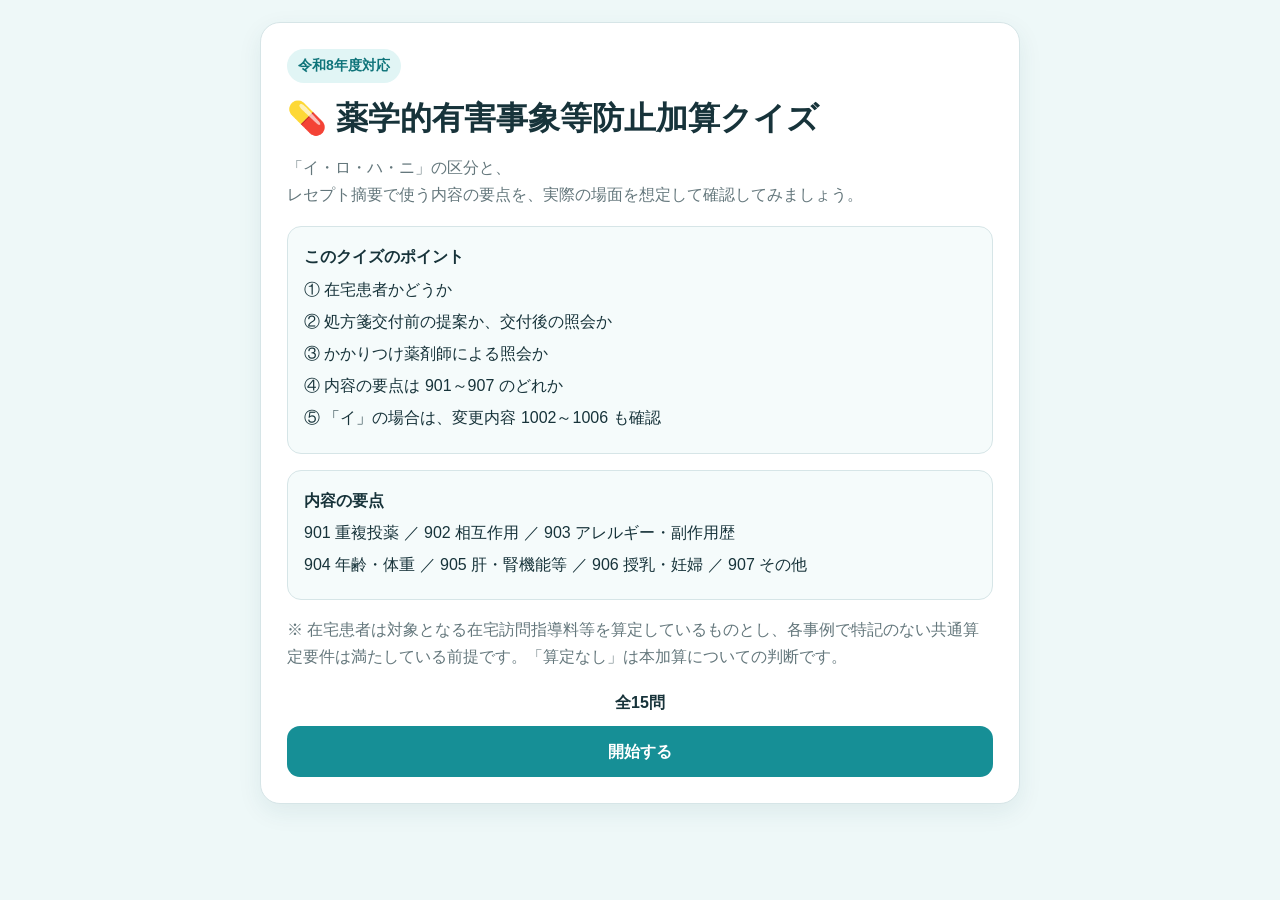
<file: index.html>
<!doctype html>
<html lang="ja">
<head>
  <meta charset="utf-8">
  <meta name="viewport" content="width=device-width, initial-scale=1">
  <title>薬学的有害事象等防止加算クイズ</title>
  <link rel="stylesheet" href="style.css">
</head>

<body>
  <aside class="desktop-code-guide" aria-label="区分・摘要コード早見表">
    <div class="guide-box">
      <h3>💡 早見表</h3>

      <div class="guide-section">
        <strong>薬学的有害事象等防止加算の区分</strong>
        <p><b>イ</b>　在宅患者・処方箋交付前の提案（50点）</p>
        <p><b>ロ</b>　在宅患者・処方箋交付後の照会（50点）</p>
        <p><b>ハ</b>　外来・かかりつけ薬剤師による照会（50点）</p>
        <p><b>ニ</b>　外来・上記以外の薬剤師による照会（30点）</p>
      </div>

      <div class="guide-section">
        <strong>レセコンのコードNo.〈内容の要点〉</strong>
        <p><b>901</b>　重複投薬</p>
        <p><b>902</b>　相互作用</p>
        <p><b>903</b>　アレルギー・副作用歴</p>
        <p><b>904</b>　年齢・体重</p>
        <p><b>905</b>　肝・腎機能等</p>
        <p><b>906</b>　授乳・妊婦</p>
        <p><b>907</b>　その他</p>
      </div>

      <div class="guide-section">
        <strong>レセコンのコードNo.〈イの場合の変更内容〉</strong>
        <p><b>1002</b>　同種同効薬への変更</p>
        <p><b>1003</b>　剤形変更</p>
        <p><b>1004</b>　用量変更</p>
        <p><b>1005</b>　用法変更</p>
        <p><b>1006</b>　その他</p>
      </div>
    </div>
  </aside>

  <main class="app-shell">

    <section id="startScreen" class="card screen active">
      <div class="badge">令和8年度対応</div>
      <h1>💊 薬学的有害事象等防止加算クイズ</h1>

      <p class="lead">
        「イ・ロ・ハ・ニ」の区分と、<br>
        レセプト摘要で使う内容の要点を、実際の場面を想定して確認してみましょう。
      </p>

      <div class="notice">
        <strong>このクイズのポイント</strong>
        <p>① 在宅患者かどうか</p>
        <p>② 処方箋交付前の提案か、交付後の照会か</p>
        <p>③ かかりつけ薬剤師による照会か</p>
        <p>④ 内容の要点は 901～907 のどれか</p>
        <p>⑤ 「イ」の場合は、変更内容 1002～1006 も確認</p>
      </div>

      <div class="code-guide">
        <strong>内容の要点</strong>
        <p>901 重複投薬 ／ 902 相互作用 ／ 903 アレルギー・副作用歴</p>
        <p>904 年齢・体重 ／ 905 肝・腎機能等 ／ 906 授乳・妊婦 ／ 907 その他</p>
      </div>

      <p class="lead">※ 在宅患者は対象となる在宅訪問指導料等を算定しているものとし、各事例で特記のない共通算定要件は満たしている前提です。「算定なし」は本加算についての判断です。</p>
      <p class="question-count">全15問</p>
      <button id="startButton" class="primary-button" type="button">開始する</button>
    </section>

    <section id="quizScreen" class="card screen">

      <details class="mobile-code-guide">
        <summary>💡 早見表を見る</summary>

          <h4>薬学的有害事象等防止加算の区分</h4>
          <p><strong>イ</strong>　在宅患者・処方箋交付前の提案（50点）</p>
          <p><strong>ロ</strong>　在宅患者・処方箋交付後の照会（50点）</p>
          <p><strong>ハ</strong>　外来・かかりつけ薬剤師による照会（50点）</p>
          <p><strong>ニ</strong>　外来・上記以外の薬剤師による照会（30点）</p>

          <hr>
          <h4>レセコンのコードNo.〈内容の要点〉</h4>
          <p><strong>901</strong> 重複投薬 ／ <strong>902</strong> 相互作用</p>
          <p><strong>903</strong> アレルギー・副作用歴 ／ <strong>904</strong> 年齢・体重</p>
          <p><strong>905</strong> 肝・腎機能等 ／ <strong>906</strong> 授乳・妊婦</p>
          <p><strong>907</strong> その他</p>

          <hr>
          <h4>レセコンのコードNo.〈イの場合の変更内容〉</h4>
          <p><strong>1002</strong> 同種同効薬への変更</p>
          <p><strong>1003</strong> 剤形変更 ／ <strong>1004</strong> 用量変更</p>
          <p><strong>1005</strong> 用法変更 ／ <strong>1006</strong> その他</p>
      </details>

      <div class="progress-row">
        <span id="progressText">問題1 / 15</span>
        <span id="scoreText">正解 0</span>
      </div>

      <div class="progress-track">
        <div id="progressBar" class="progress-bar"></div>
      </div>

      <div id="questionText" class="question"></div>

      <div id="answerButtons" class="answer-buttons"></div>
      <button id="submitAnswerButton" class="primary-button hidden" type="button" disabled>回答する</button>

      <div id="feedback" class="feedback hidden" aria-live="polite"></div>
      <button id="nextButton" class="primary-button hidden" type="button">次の問題へ</button>
    </section>

    <section id="resultScreen" class="card screen">
      <div class="badge">クイズ終了！</div>
      <h2>お疲れさまでした😊</h2>
      <p id="resultScore" class="result-score"></p>
      <p id="wrongAnswerText" class="wrong-answer-text"></p>

      <form id="resultForm" novalidate>
        <label>
          店舗名
          <input id="storeName" name="storeName" type="text" autocomplete="organization" required>
        </label>

        <label>
          名前
          <input id="userName" name="userName" type="text" autocomplete="name" required>
        </label>

        <fieldset>
          <legend>このクイズの難易度はどうでしたか？</legend>
          <label class="radio-label">
            <input type="radio" name="difficulty" value="簡単" required>
            簡単
          </label>
          <label class="radio-label">
            <input type="radio" name="difficulty" value="ちょうどいい">
            ちょうどいい
          </label>
          <label class="radio-label">
            <input type="radio" name="difficulty" value="難しい">
            難しい
          </label>
        </fieldset>

        <p id="formError" class="form-error hidden"></p>
        <button id="sendButton" class="primary-button" type="submit">結果を送信する</button>
      </form>

      <div id="sendStatus" class="send-status hidden" aria-live="polite"></div>
      <button id="retryButton" class="secondary-button" type="button" disabled>もう一度する</button>
    </section>

  </main>

  <script src="script.js"></script>
</body>
</html>
</file>
<file: style.css>
* {
  box-sizing: border-box;
}

:root {
  --bg: #eef8f8;
  --card: #ffffff;
  --text: #17333a;
  --muted: #64777c;
  --primary: #168f96;
  --primary-dark: #0f747a;
  --primary-soft: #e1f5f5;
  --border: #d6e5e7;
  --correct-bg: #eaf8ef;
  --correct-text: #166534;
  --wrong-bg: #fff0f0;
  --wrong-text: #a12626;
  --notice-bg: #f5fbfb;
}

html {
  -webkit-text-size-adjust: 100%;
}

body {
  margin: 0;
  background: var(--bg);
  color: var(--text);
  font-family:
    -apple-system,
    BlinkMacSystemFont,
    "Segoe UI",
    "Noto Sans JP",
    "Hiragino Kaku Gothic ProN",
    "Yu Gothic",
    sans-serif;
  line-height: 1.7;
}

button,
input {
  font: inherit;
}

button {
  -webkit-tap-highlight-color: transparent;
}

.app-shell {
  width: min(760px, calc(100% - 24px));
  margin: 0 auto;
  padding: 22px 0 48px;
}

.card {
  background: var(--card);
  border: 1px solid var(--border);
  border-radius: 20px;
  padding: 26px;
  box-shadow: 0 8px 24px rgba(24, 79, 85, 0.08);
}

.screen {
  display: none;
}

.screen.active {
  display: block;
}

.badge {
  display: inline-block;
  margin-bottom: 10px;
  padding: 5px 11px;
  border-radius: 999px;
  background: var(--primary-soft);
  color: var(--primary-dark);
  font-size: 0.88rem;
  font-weight: 800;
}

h1,
h2 {
  line-height: 1.35;
}

h1 {
  margin: 4px 0 14px;
  font-size: clamp(1.45rem, 5vw, 2rem);
}

h2 {
  margin: 6px 0 10px;
}

.lead {
  margin: 0 0 18px;
  color: var(--muted);
}

.notice,
.code-guide {
  margin: 16px 0;
  padding: 16px;
  border-radius: 14px;
  background: var(--notice-bg);
  border: 1px solid var(--border);
}

.notice p,
.code-guide p {
  margin: 5px 0;
}

.question-count {
  margin: 18px 0 10px;
  font-weight: 800;
  text-align: center;
}

.primary-button,
.secondary-button {
  width: 100%;
  min-height: 50px;
  border: 0;
  border-radius: 13px;
  padding: 12px 16px;
  font-weight: 800;
  cursor: pointer;
}

.primary-button {
  background: var(--primary);
  color: #fff;
}

.primary-button:hover {
  background: var(--primary-dark);
}

.secondary-button {
  margin-top: 12px;
  background: #e8eff0;
  color: var(--text);
}

.primary-button:disabled,
.secondary-button:disabled {
  cursor: not-allowed;
  opacity: 0.55;
}

.progress-row {
  display: flex;
  justify-content: space-between;
  gap: 12px;
  font-weight: 800;
}

.progress-track {
  height: 9px;
  margin: 10px 0 24px;
  overflow: hidden;
  border-radius: 999px;
  background: #e6eeee;
}

.progress-bar {
  width: 10%;
  height: 100%;
  border-radius: inherit;
  background: var(--primary);
  transition: width 0.25s ease;
}

.question {
  margin-bottom: 20px;
  font-size: 1.08rem;
}

.question strong {
  display: block;
  margin-bottom: 10px;
  font-size: 1.05rem;
}

.case-box {
  margin-top: 10px;
  padding: 15px;
  border-left: 4px solid var(--primary);
  border-radius: 10px;
  background: #f7fbfb;
}

.answer-buttons {
  display: grid;
  gap: 11px;
}

.answer-button {
  width: 100%;
  min-height: 52px;
  padding: 12px 14px;
  border: 1px solid var(--border);
  border-radius: 13px;
  background: #fff;
  color: var(--text);
  text-align: left;
  cursor: pointer;
}

.answer-button:hover {
  border-color: var(--primary);
  background: #f8fdfd;
}

.answer-button:disabled {
  cursor: default;
}

.answer-button.correct-choice {
  border-color: #70bd88;
  background: var(--correct-bg);
}

.answer-button.wrong-choice {
  border-color: #e29a9a;
  background: var(--wrong-bg);
}

.feedback {
  margin: 18px 0;
  padding: 15px 16px;
  border-radius: 13px;
  font-weight: 650;
}

.feedback.correct {
  background: var(--correct-bg);
  color: var(--correct-text);
}

.feedback.wrong {
  background: var(--wrong-bg);
  color: var(--wrong-text);
}

.explanation {
  display: block;
  margin-top: 8px;
  font-weight: 500;
}

.hidden {
  display: none !important;
}

.result-score {
  margin: 12px 0 4px;
  font-size: 1.3rem;
  font-weight: 900;
}

.wrong-answer-text {
  margin-bottom: 22px;
  color: var(--muted);
}

form label {
  display: block;
  margin: 15px 0;
  font-weight: 750;
}

input[type="text"] {
  width: 100%;
  min-height: 48px;
  margin-top: 6px;
  padding: 10px 12px;
  border: 1px solid #bdced1;
  border-radius: 11px;
  color: var(--text);
  background: #fff;
  font-size: 16px;
}

fieldset {
  margin: 20px 0;
  padding: 15px;
  border: 1px solid var(--border);
  border-radius: 13px;
}

legend {
  padding: 0 6px;
  font-weight: 800;
}

.radio-label {
  display: flex;
  align-items: center;
  gap: 8px;
  min-height: 42px;
  margin: 3px 0;
  font-weight: 600;
}

.radio-label input {
  width: 19px;
  height: 19px;
}

.form-error {
  color: #b42318;
  font-weight: 700;
}

.send-status {
  margin-top: 14px;
  padding: 12px 14px;
  border-radius: 11px;
  background: var(--primary-soft);
  color: var(--primary-dark);
  font-weight: 700;
}

@media (max-width: 560px) {
  .app-shell {
    width: min(100% - 16px, 760px);
    padding-top: 10px;
  }

  .card {
    padding: 18px 15px;
    border-radius: 16px;
  }

  .progress-row {
    font-size: 0.92rem;
  }
}


/* ===== 区分・コード早見表 ===== */
.desktop-code-guide {
  display: none;
  position: fixed;
  left: max(18px, calc(50vw - 750px));
  top: 90px;
  width: 350px;
  z-index: 5;
}

/* クイズ画面（2ページ目以降）のときだけ表示 */
body.quiz-mode .desktop-code-guide {
  display: block;
}

.guide-box {
  padding: 18px 20px;
  background: #ffffff;
  border: 1px solid var(--border);
  border-left: 5px solid var(--primary);
  border-radius: 16px;
  box-shadow: 0 8px 24px rgba(24, 79, 85, 0.08);
  font-size: 0.92rem;
  line-height: 1.6;
}

.guide-box h3 {
  margin: 0 0 12px;
  font-size: 1rem;
  color: var(--primary-dark);
}


.guide-legend {
  margin: 0 0 14px;
  padding: 10px 12px;
  border-radius: 10px;
  background: var(--primary-soft);
}

.guide-legend p {
  display: grid;
  grid-template-columns: 120px 1fr;
  gap: 8px;
  margin: 5px 0;
  white-space: normal;
}

.guide-legend strong {
  color: var(--primary-dark);
  white-space: nowrap;
}

.guide-legend span {
  font-size: 0.88rem;
  line-height: 1.45;
}

.mobile-guide-content h4 {
  margin: 12px 0 6px;
  color: var(--primary-dark);
  font-size: 0.95rem;
}

.mobile-guide-legend {
  margin-top: 4px;
}

.guide-section + .guide-section {
  margin-top: 12px;
  padding-top: 12px;
  border-top: 1px solid var(--border);
}

.guide-section > strong {
  display: block;
  margin-bottom: 5px;
  color: var(--primary-dark);
  font-size: 0.84rem;
  line-height: 1.45;
  letter-spacing: -0.02em;
  white-space: nowrap;
}

.guide-section p {
  margin: 4px 0;
  white-space: nowrap;
}

.mobile-code-guide {
  display: none;
  margin-bottom: 18px;
  border: 1px solid var(--border);
  border-radius: 13px;
  background: var(--notice-bg);
  overflow: hidden;
}

.mobile-code-guide summary {
  padding: 12px 14px;
  cursor: pointer;
  font-weight: 800;
  color: var(--primary-dark);
}

.mobile-guide-content {
  padding: 0 14px 14px;
  font-size: 0.92rem;
}

.mobile-guide-content p {
  margin: 5px 0;
}

.mobile-guide-content hr {
  border: 0;
  border-top: 1px solid var(--border);
  margin: 10px 0;
}

/* PCでは画面幅に合わせて左の早見表を常時表示 */
@media (min-width: 761px) {
  body.quiz-mode {
    display: grid;
    grid-template-columns: minmax(245px, 350px) minmax(0, 760px);
    gap: 18px;
    justify-content: center;
    align-items: start;
    padding: 0 14px;
  }
  body.quiz-mode .desktop-code-guide {
    position: sticky;
    top: 12px;
    width: 100%;
    margin-top: 22px;
    max-height: calc(100vh - 24px);
    overflow-y: auto;
  }
  body.quiz-mode .app-shell { width: 100%; min-width: 0; }
  .guide-section p, .guide-section > strong { white-space: normal; }
}
@media (max-width: 760px) {
  body.quiz-mode .desktop-code-guide { display: none; }
  body.quiz-mode .mobile-code-guide { display: block; }
}

/* 3列選択式の回答欄のみ追加 */
.selection-grid {display:grid;grid-template-columns:repeat(3,minmax(0,1fr));gap:10px;margin:12px 0 16px;}
.selection-column {display:flex;flex-direction:column;gap:4px;min-width:0;}
.selection-heading {font-weight:800;text-align:center;font-size:.9rem;min-height:2em;display:flex;align-items:center;justify-content:center;}
.selection-button {width:100%;min-height:34px;padding:2px 6px;border:1px solid var(--border);border-radius:10px;background:#fff;color:var(--text);font-weight:800;cursor:pointer;}
.selection-button.selected {background:var(--primary);border-color:var(--primary);color:white;}
.selection-button:disabled {cursor:default;}
@media(max-width:560px){.selection-grid{gap:5px}.selection-button{min-height:38px;font-size:.92rem}.selection-heading{font-size:.78rem}}

/* Hide quiz progress and score display; retain internal scoring. */
#quizScreen .progress-row,
#quizScreen .progress-track { display: none; }

/* Keep the viewport width stable when answer feedback appears. */
html { overflow-y: scroll; }
</file>
